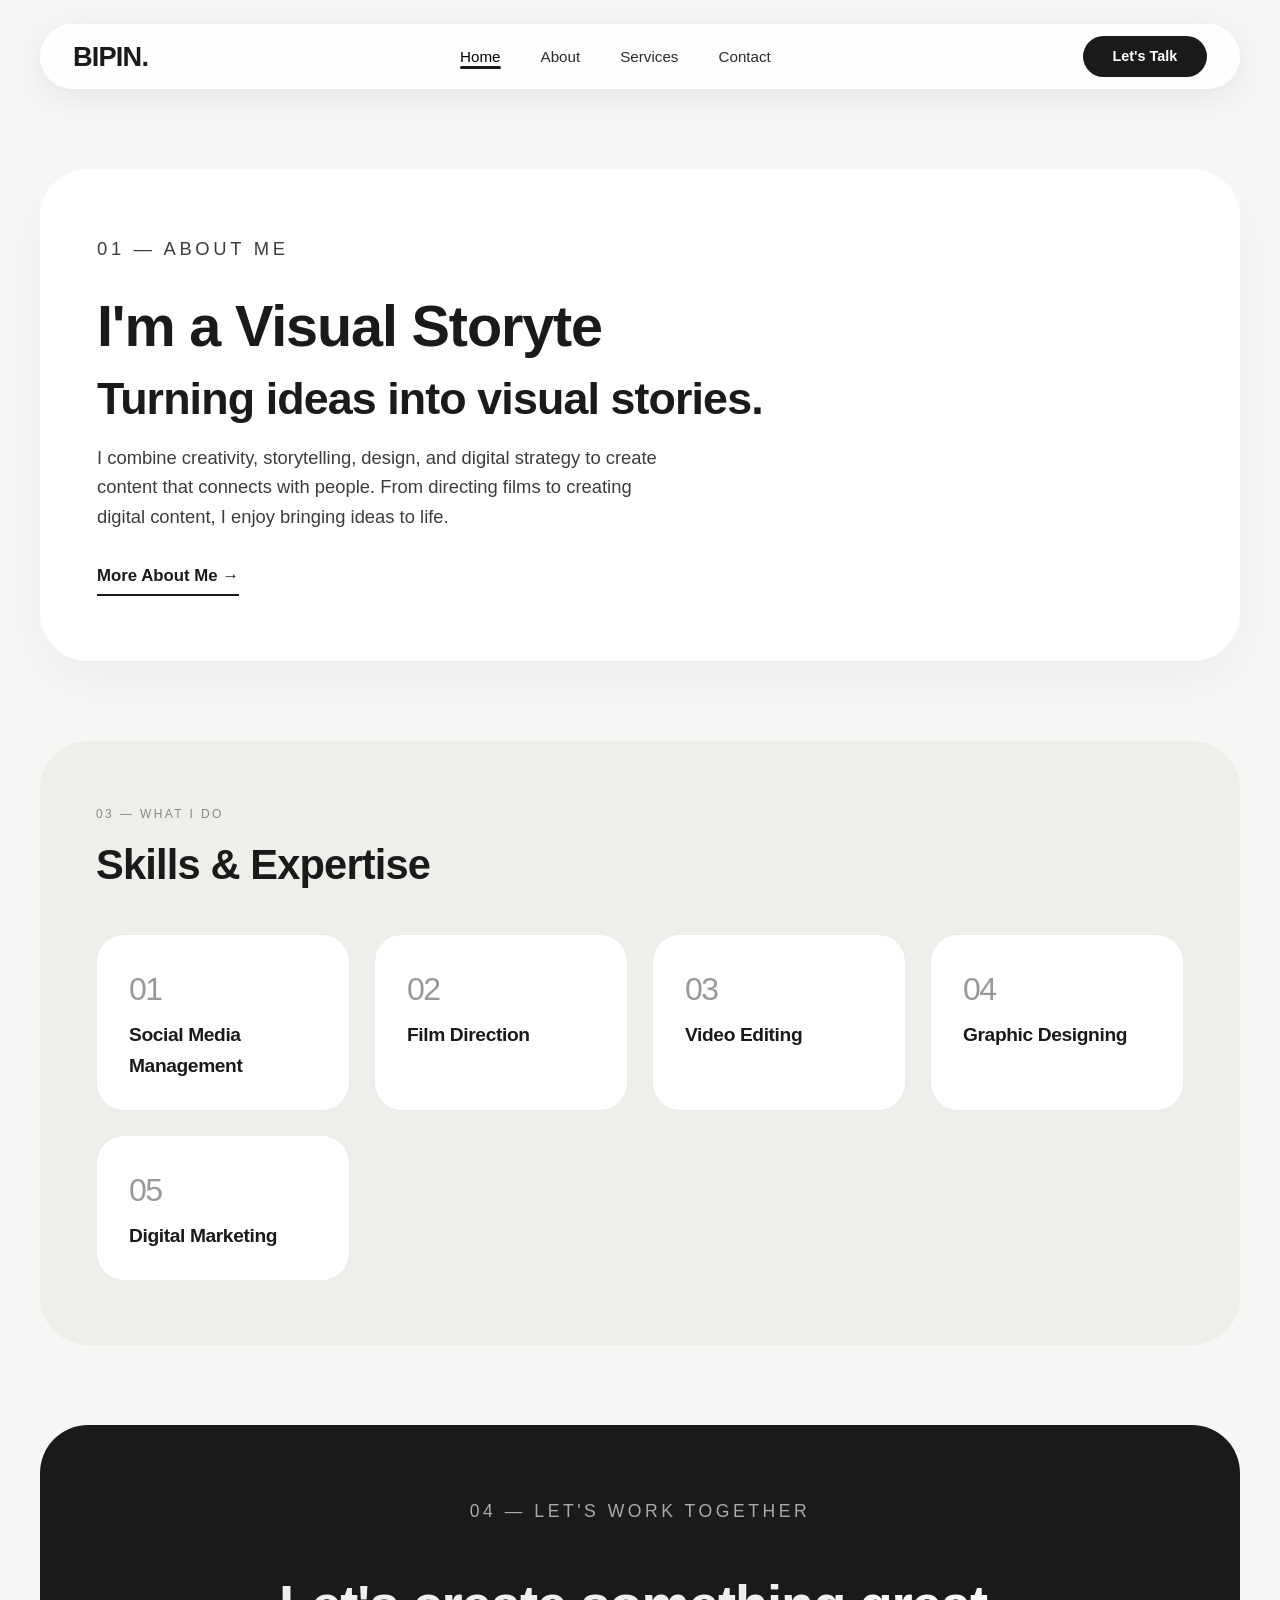
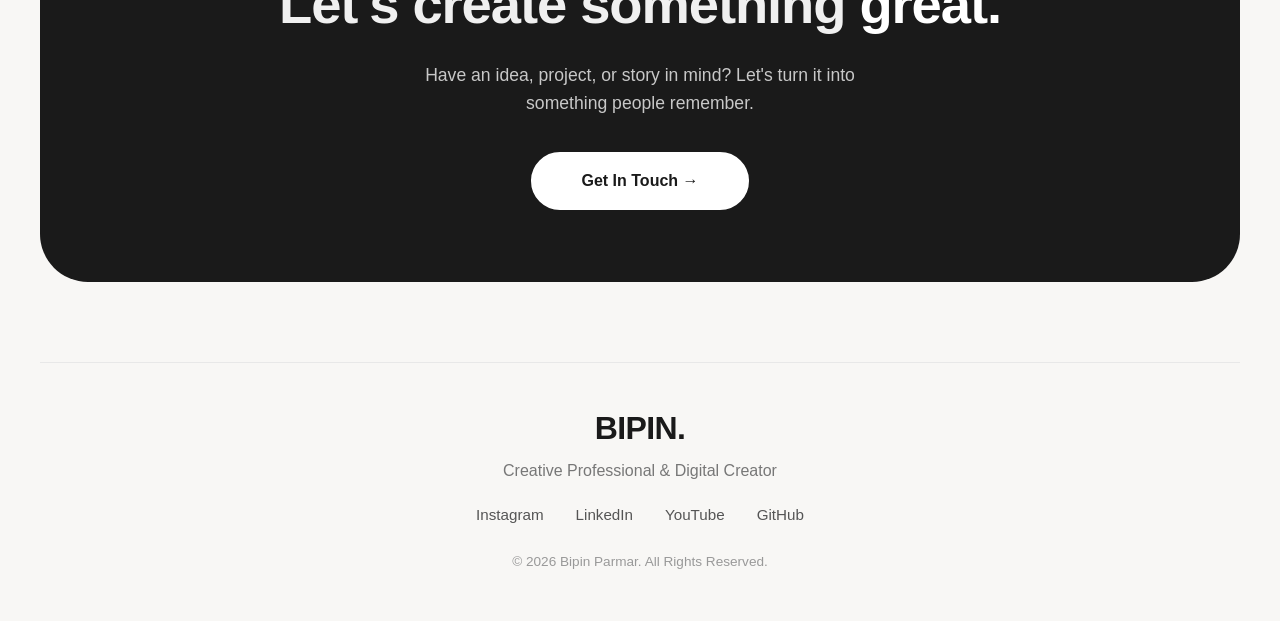
<file: index.html>
<!DOCTYPE html>
<html lang="en">
<head>
    <meta charset="UTF-8">
    <meta name="viewport" content="width=device-width, initial-scale=1.0">
    <title>Bipin Parmar | Portfolio</title>
    <link rel="stylesheet" href="css/style.css">
</head>
<body>

    <header>
        <nav>
            <a href="index.html" class="logo">BIPIN.</a>
            <ul class="nav-links">
                <li><a href="index.html">Home</a></li>
                <li><a href="about.html">About</a></li>
                <li><a href="services.html">Services</a></li>
                <li><a href="contact.html">Contact</a></li>
            </ul>
            <a href="contact.html" class="nav-button">Let's Talk</a>
        </nav>
    </header>

    <main>
        <!-- ABOUT PREVIEW -->
        <section class="about-preview">
            <p class="section-label">01 — ABOUT ME</p>
            <h2>I'm a <span class="typewriter"></span></h2>
            <h2 style="font-size:2.8rem; margin-top:-0.2rem;">Turning ideas into <span>visual stories.</span></h2>
            <p>I combine creativity, storytelling, design, and digital strategy to create content that connects with people. From directing films to creating digital content, I enjoy bringing ideas to life.</p>
            <a href="about.html" class="more-link">More About Me →</a>
        </section>

        <!-- SKILLS -->
        <section class="skills">
            <p class="section-label">03 — WHAT I DO</p>
            <h2>Skills &amp; Expertise</h2>
            <div class="skills-list">
                <div class="skill"><span>01</span><h3>Social Media Management</h3></div>
                <div class="skill"><span>02</span><h3>Film Direction</h3></div>
                <div class="skill"><span>03</span><h3>Video Editing</h3></div>
                <div class="skill"><span>04</span><h3>Graphic Designing</h3></div>
                <div class="skill"><span>05</span><h3>Digital Marketing</h3></div>
            </div>
        </section>

        <!-- CTA -->
        <section class="cta">
            <p class="section-label">04 — LET'S WORK TOGETHER</p>
            <h2>Let's create something <span>great.</span></h2>
            <p>Have an idea, project, or story in mind? Let's turn it into something people remember.</p>
            <a href="contact.html" class="btn primary">Get In Touch →</a>
        </section>
    </main>

    <footer>
        <h2>BIPIN.</h2>
        <p class="tagline">Creative Professional &amp; Digital Creator</p>
        <div class="social-links">
            <a href="https://www.instagram.com/yourr_bittudo/">Instagram</a>
            <a href="https://www.linkedin.com/in/parmar-bipin-6757a13b5/">LinkedIn</a>
            <a href="#">YouTube</a>
            <a href="https://github.com/parmarbipin-178890">GitHub</a>
        </div>
        <p class="copyright">© 2026 Bipin Parmar. All Rights Reserved.</p>
    </footer>

    <script src="js/main.js"></script>
</body>
</html>
</file>
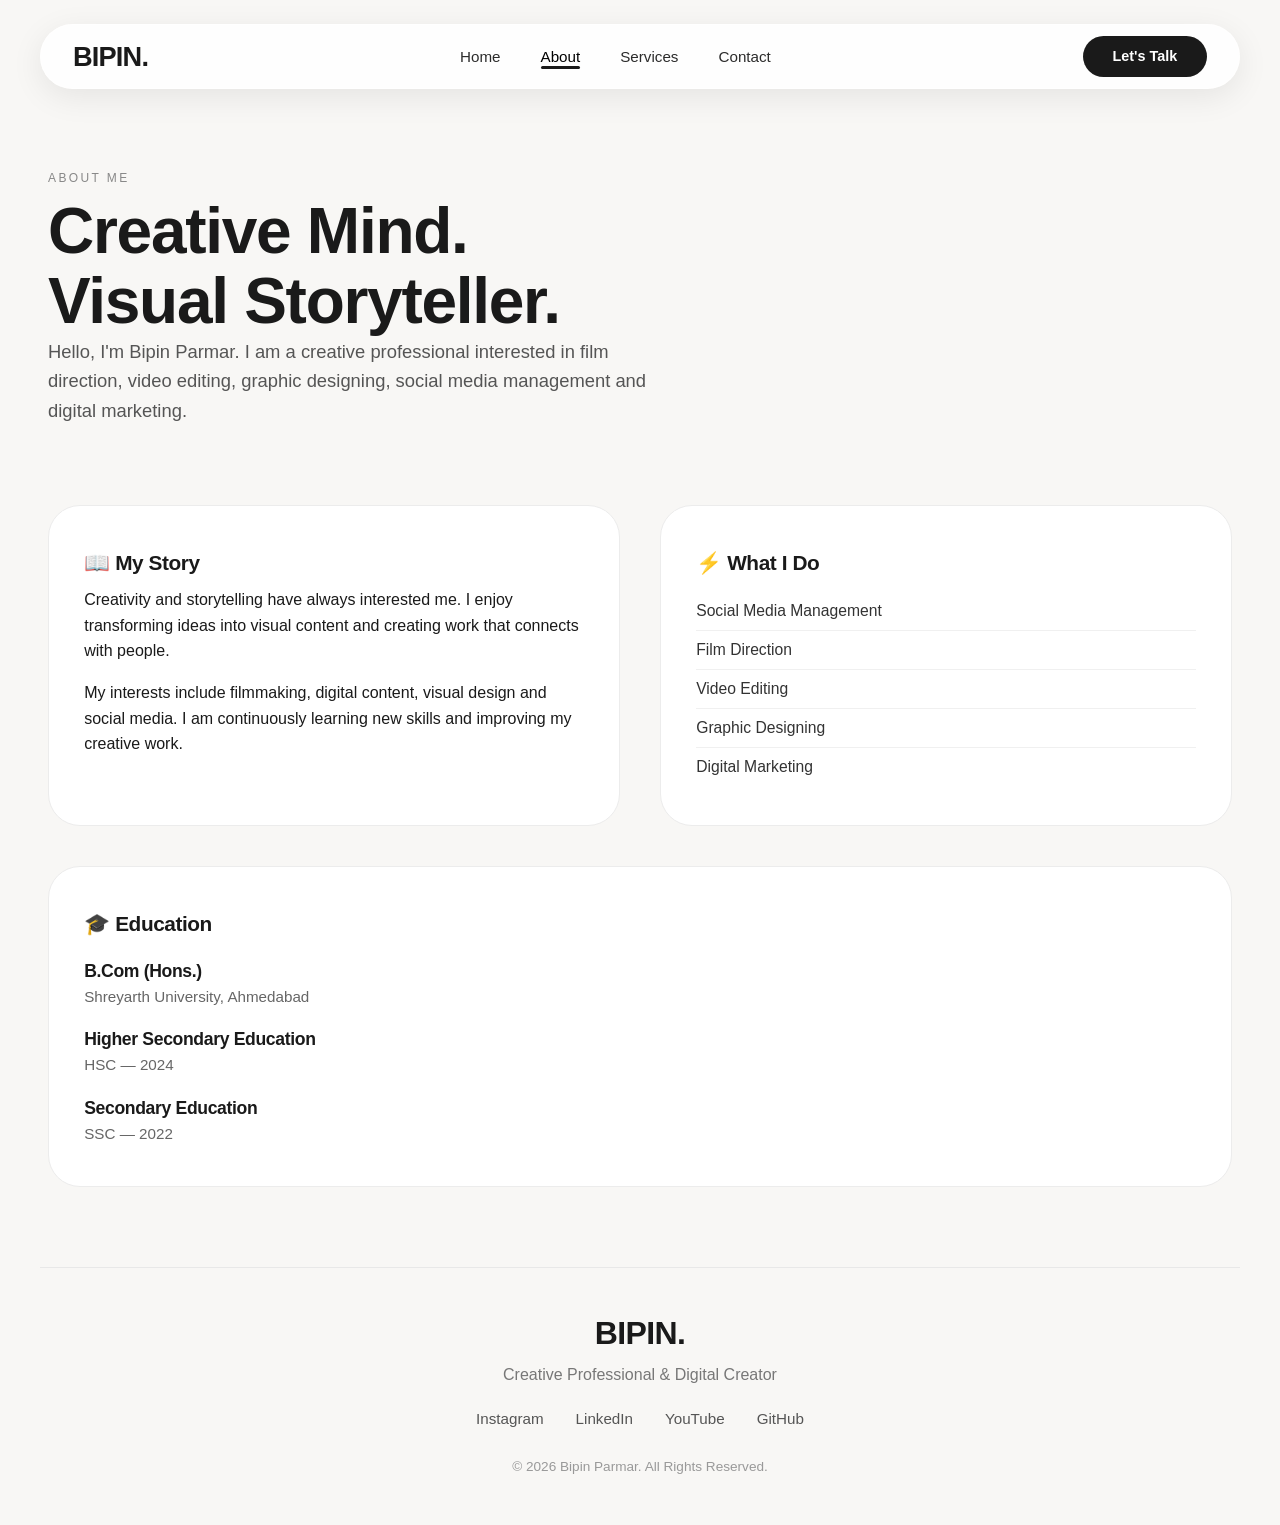
<file: about.html>
<!DOCTYPE html>
<html lang="en">
<head>
    <meta charset="UTF-8">
    <meta name="viewport" content="width=device-width, initial-scale=1.0">
    <title>About | Bipin Parmar</title>
    <link rel="stylesheet" href="css/style.css">
</head>
<body>

    <header>
        <nav>
            <a href="index.html" class="logo">BIPIN.</a>
            <ul class="nav-links">
                <li><a href="index.html">Home</a></li>
                <li><a href="about.html">About</a></li>
                <li><a href="services.html">Services</a></li>
                <li><a href="contact.html">Contact</a></li>
            </ul>
            <a href="contact.html" class="nav-button">Let's Talk</a>
        </nav>
    </header>

    <main>
        <section>
            <p class="section-label">ABOUT ME</p>
            <h1 style="font-size:4rem; line-height:1.1;">Creative Mind.<br>Visual Storyteller.</h1>
            <p style="max-width:600px; font-size:1.15rem; color:#555;">Hello, I'm Bipin Parmar. I am a creative professional interested in film direction, video editing, graphic designing, social media management and digital marketing.</p>
        </section>

        <section class="about-grid">
            <div class="about-card">
                <h3>📖 My Story</h3>
                <p>Creativity and storytelling have always interested me. I enjoy transforming ideas into visual content and creating work that connects with people.</p>
                <p style="margin-top:1rem;">My interests include filmmaking, digital content, visual design and social media. I am continuously learning new skills and improving my creative work.</p>
            </div>
            <div class="about-card">
                <h3>⚡ What I Do</h3>
                <ul>
                    <li>Social Media Management</li>
                    <li>Film Direction</li>
                    <li>Video Editing</li>
                    <li>Graphic Designing</li>
                    <li>Digital Marketing</li>
                </ul>
            </div>
            <div class="about-card" style="grid-column: 1 / -1;">
                <h3>🎓 Education</h3>
                <div class="edu-item"><h4>B.Com (Hons.)</h4><p>Shreyarth University, Ahmedabad</p></div>
                <div class="edu-item"><h4>Higher Secondary Education</h4><p>HSC — 2024</p></div>
                <div class="edu-item"><h4>Secondary Education</h4><p>SSC — 2022</p></div>
            </div>
        </section>
    </main>

    <footer>
        <h2>BIPIN.</h2>
        <p class="tagline">Creative Professional &amp; Digital Creator</p>
        <div class="social-links">
            <a href="https://www.instagram.com/yourr_bittudo/">Instagram</a>
            <a href="https://www.linkedin.com/in/parmar-bipin-6757a13b5/">LinkedIn</a>
            <a href="#">YouTube</a>
            <a href="https://github.com/parmarbipin-178890">GitHub</a>
        </div>
        <p class="copyright">© 2026 Bipin Parmar. All Rights Reserved.</p>
    </footer>

    <script src="js/main.js"></script>
</body>
</html>
</file>
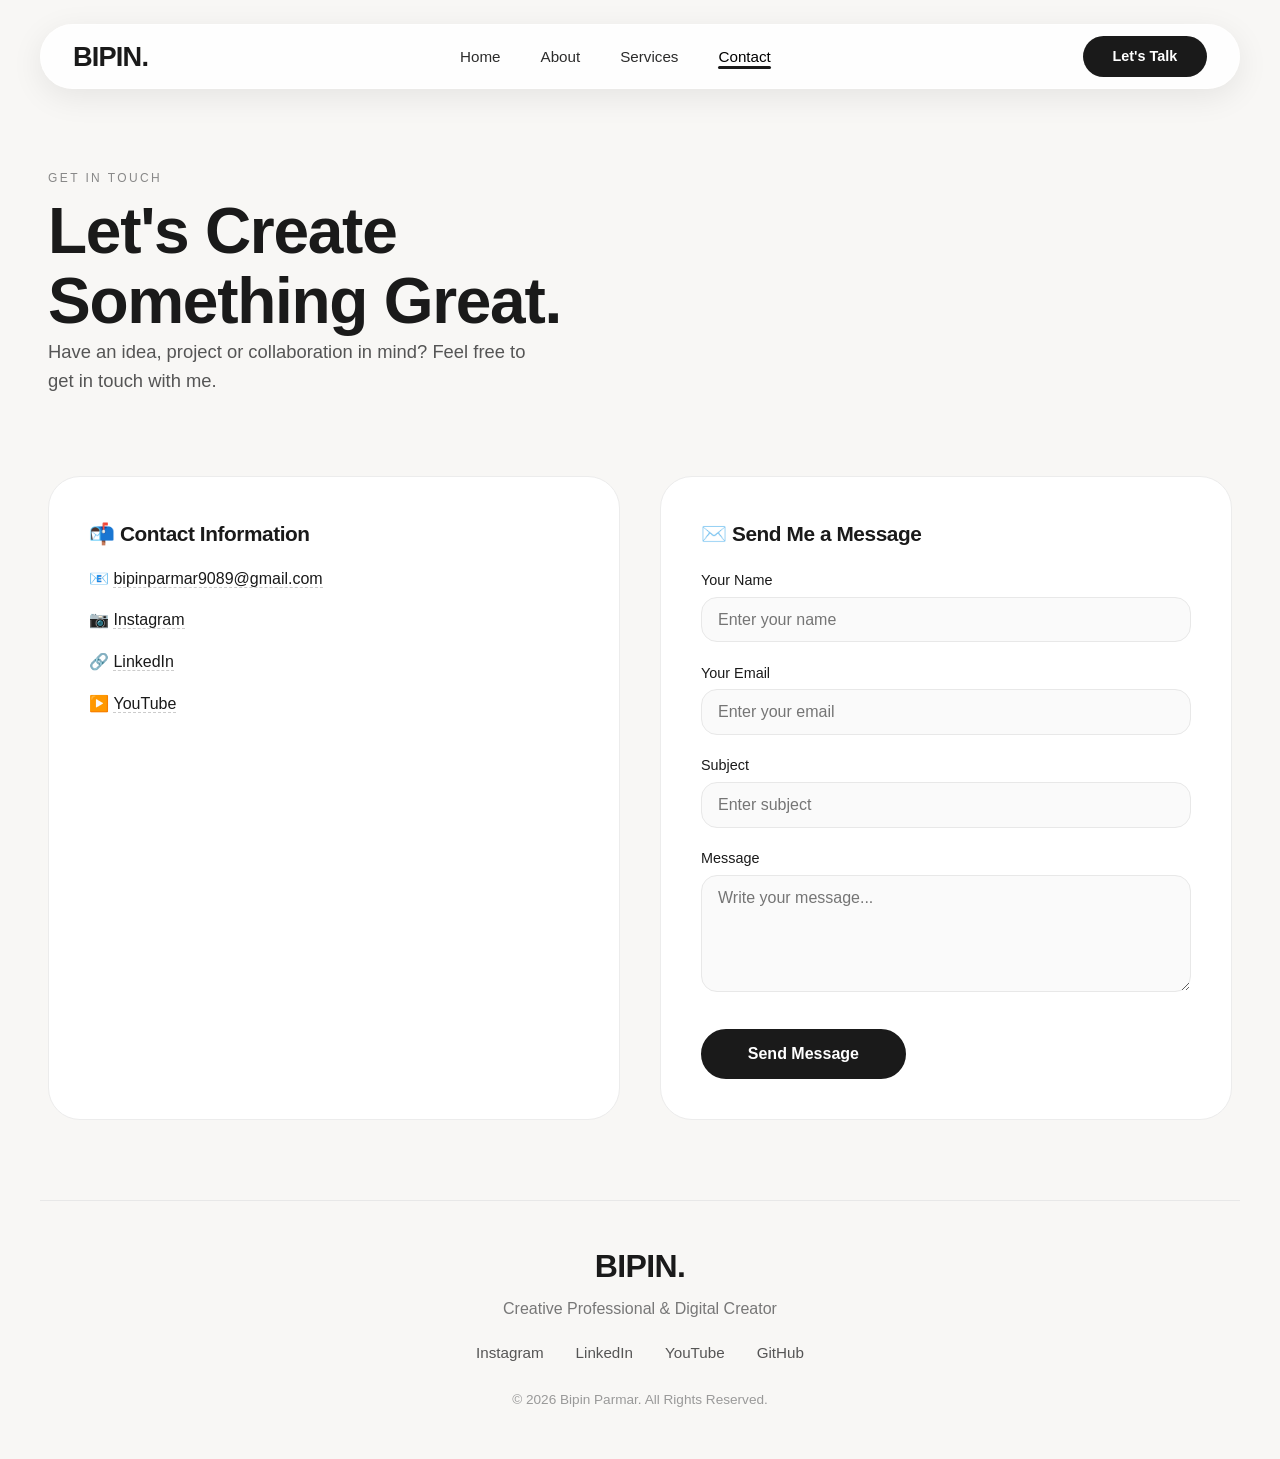
<file: contact.html>
<!DOCTYPE html>
<html lang="en">
<head>
    <meta charset="UTF-8">
    <meta name="viewport" content="width=device-width, initial-scale=1.0">
    <title>Contact | Bipin Parmar</title>
    <link rel="stylesheet" href="css/style.css">
</head>
<body>

    <header>
        <nav>
            <a href="index.html" class="logo">BIPIN.</a>
            <ul class="nav-links">
                <li><a href="index.html">Home</a></li>
                <li><a href="about.html">About</a></li>
                <li><a href="services.html">Services</a></li>
                <li><a href="contact.html">Contact</a></li>
            </ul>
            <a href="contact.html" class="nav-button">Let's Talk</a>
        </nav>
    </header>

    <main>
        <section>
            <p class="section-label">GET IN TOUCH</p>
            <h1 style="font-size:4rem; line-height:1.1;">Let's Create<br>Something Great.</h1>
            <p style="max-width:500px; font-size:1.15rem; color:#555;">Have an idea, project or collaboration in mind? Feel free to get in touch with me.</p>
        </section>

        <section class="contact-info">
            <div class="contact-details">
                <h3>📬 Contact Information</h3>
                <p>📧 <a href="mailto:bipinparmar9089@gmail.com">bipinparmar9089@gmail.com</a></p>
                <p>📷 <a href="https://www.instagram.com/yourr_bittudo/" target="_blank">Instagram</a></p>
                <p>🔗 <a href="https://www.linkedin.com/in/parmar-bipin-6757a13b5" target="_blank">LinkedIn</a></p>
                <p>▶️ <a href="#" target="_blank">YouTube</a></p>
            </div>

            <div class="contact-form">
                <h3>✉️ Send Me a Message</h3>
                <form action="#" method="post">
                    <label for="name">Your Name</label>
                    <input type="text" id="name" name="name" placeholder="Enter your name" required>

                    <label for="email">Your Email</label>
                    <input type="email" id="email" name="email" placeholder="Enter your email" required>

                    <label for="subject">Subject</label>
                    <input type="text" id="subject" name="subject" placeholder="Enter subject" required>

                    <label for="message">Message</label>
                    <textarea id="message" name="message" rows="5" placeholder="Write your message..." required></textarea>

                    <button type="submit">Send Message</button>
                </form>
            </div>
        </section>
    </main>

    <footer>
        <h2>BIPIN.</h2>
        <p class="tagline">Creative Professional &amp; Digital Creator</p>
        <div class="social-links">
            <a href="https://www.instagram.com/yourr_bittudo/">Instagram</a>
            <a href="https://www.linkedin.com/in/parmar-bipin-6757a13b5/">LinkedIn</a>
            <a href="#">YouTube</a>
            <a href="https://github.com/parmarbipin-178890">GitHub</a>
        </div>
        <p class="copyright">© 2026 Bipin Parmar. All Rights Reserved.</p>
    </footer>

    <script src="js/main.js"></script>
</body>
</html>
</file>
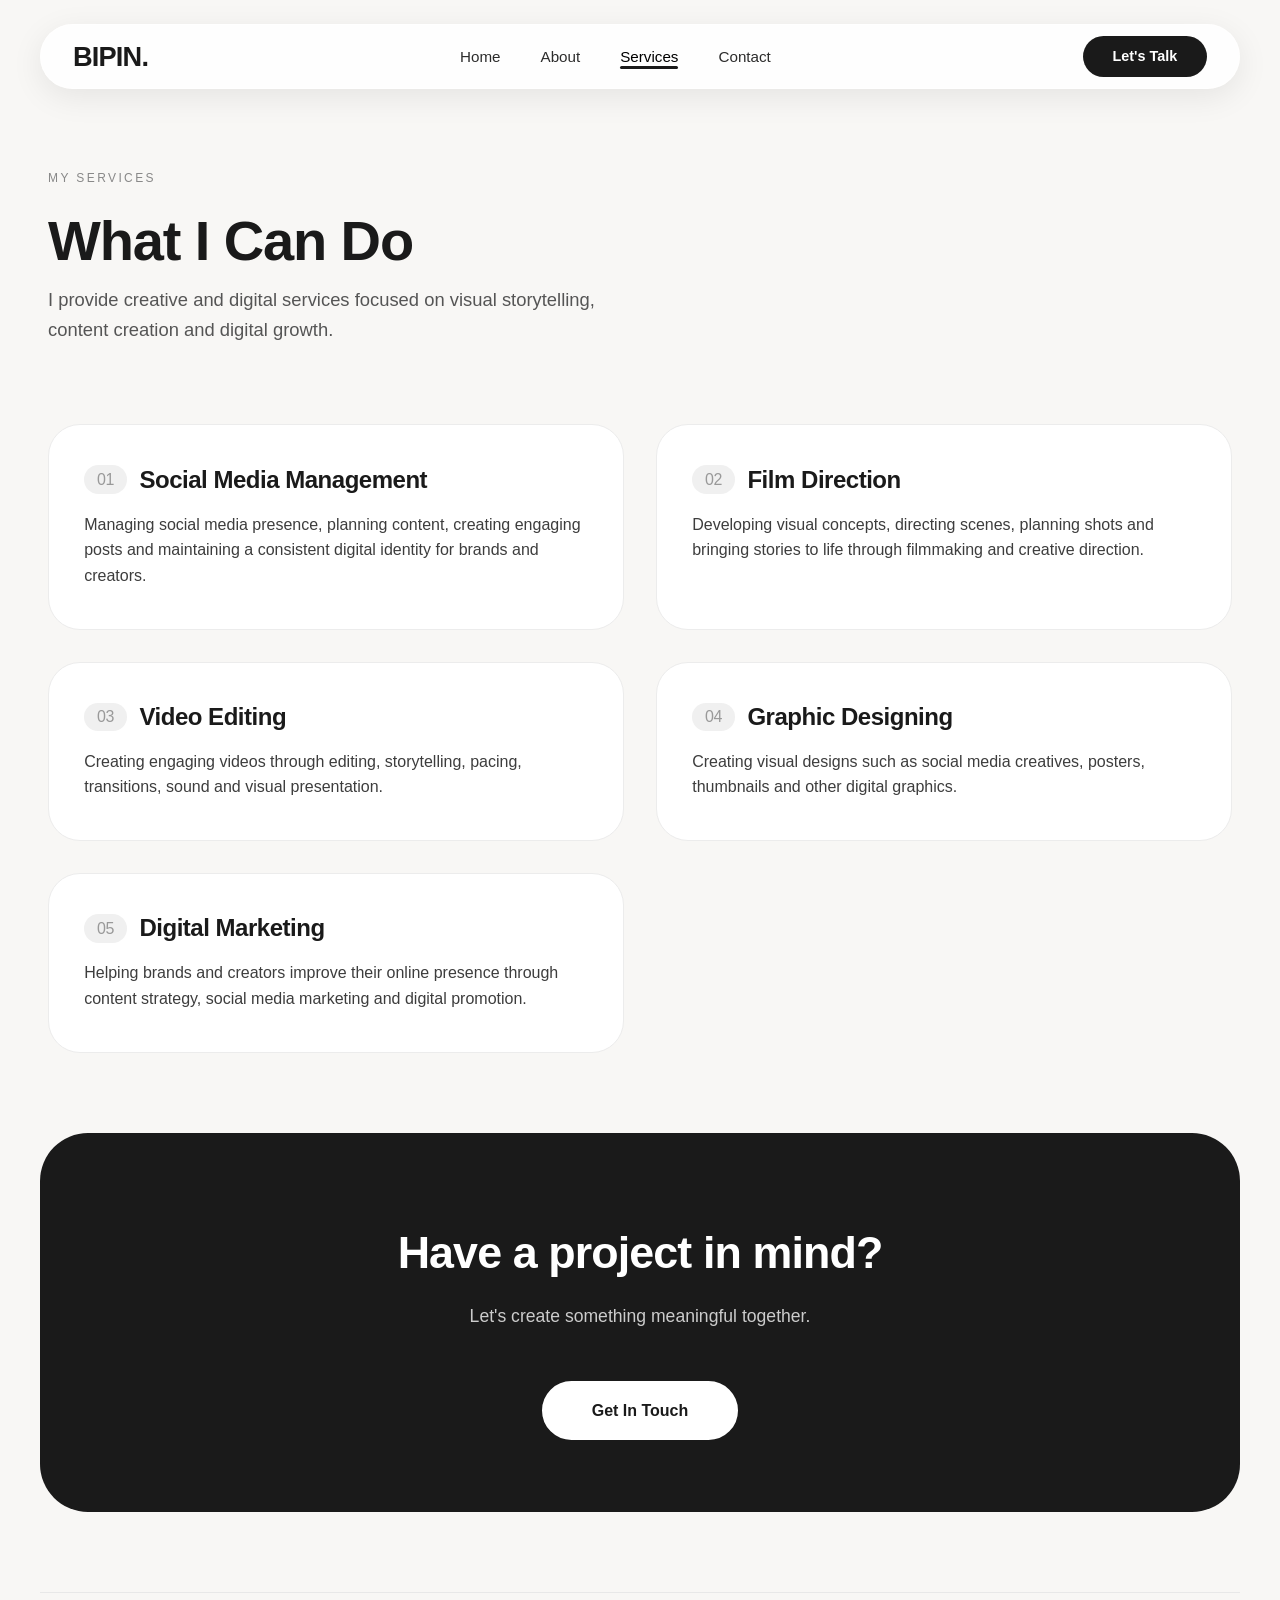
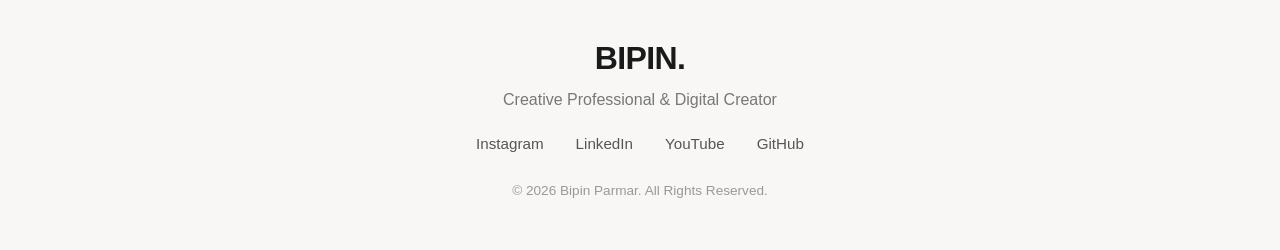
<file: services.html>
<!DOCTYPE html>
<html lang="en">
<head>
    <meta charset="UTF-8">
    <meta name="viewport" content="width=device-width, initial-scale=1.0">
    <title>Services | Bipin Parmar</title>
    <link rel="stylesheet" href="css/style.css">
</head>
<body>

    <header>
        <nav>
            <a href="index.html" class="logo">BIPIN.</a>
            <ul class="nav-links">
                <li><a href="index.html">Home</a></li>
                <li><a href="about.html">About</a></li>
                <li><a href="services.html">Services</a></li>
                <li><a href="contact.html">Contact</a></li>
            </ul>
            <a href="contact.html" class="nav-button">Let's Talk</a>
        </nav>
    </header>

    <main>
        <section>
            <p class="section-label">MY SERVICES</p>
            <h1 style="font-size:3.5rem;">What I Can Do</h1>
            <p style="max-width:600px; font-size:1.15rem; color:#555;">I provide creative and digital services focused on visual storytelling, content creation and digital growth.</p>
        </section>

        <section class="services-grid">
            <div class="service-card">
                <h2><span class="num">01</span> Social Media Management</h2>
                <p>Managing social media presence, planning content, creating engaging posts and maintaining a consistent digital identity for brands and creators.</p>
            </div>
            <div class="service-card">
                <h2><span class="num">02</span> Film Direction</h2>
                <p>Developing visual concepts, directing scenes, planning shots and bringing stories to life through filmmaking and creative direction.</p>
            </div>
            <div class="service-card">
                <h2><span class="num">03</span> Video Editing</h2>
                <p>Creating engaging videos through editing, storytelling, pacing, transitions, sound and visual presentation.</p>
            </div>
            <div class="service-card">
                <h2><span class="num">04</span> Graphic Designing</h2>
                <p>Creating visual designs such as social media creatives, posters, thumbnails and other digital graphics.</p>
            </div>
            <div class="service-card">
                <h2><span class="num">05</span> Digital Marketing</h2>
                <p>Helping brands and creators improve their online presence through content strategy, social media marketing and digital promotion.</p>
            </div>
        </section>

        <section class="cta" style="margin-top:4rem;">
            <h2 style="color:white; font-size:2.8rem;">Have a project in mind?</h2>
            <p style="color:#ccc;">Let's create something meaningful together.</p>
            <a href="contact.html" class="btn primary" style="margin-top:1rem;">Get In Touch</a>
        </section>
    </main>

    <footer>
        <h2>BIPIN.</h2>
        <p class="tagline">Creative Professional &amp; Digital Creator</p>
        <div class="social-links">
            <a href="https://www.instagram.com/yourr_bittudo/">Instagram</a>
            <a href="https://www.linkedin.com/in/parmar-bipin-6757a13b5/">LinkedIn</a>
            <a href="#">YouTube</a>
            <a href="https://github.com/parmarbipin-178890">GitHub</a>
        </div>
        <p class="copyright">© 2026 Bipin Parmar. All Rights Reserved.</p>
    </footer>

    <script src="js/main.js"></script>
</body>
</html>
</file>
<file: css/style.css>
/* ========================================
   RESET & BASE
   ======================================== */
* {
    margin: 0;
    padding: 0;
    box-sizing: border-box;
}

body {
    font-family: 'Inter', -apple-system, BlinkMacSystemFont, 'Segoe UI', Roboto, Arial, sans-serif;
    background-color: #f8f7f5;
    color: #1a1a1a;
    line-height: 1.6;
    padding: 0 2rem;
}

a {
    text-decoration: none;
    color: inherit;
}

ul {
    list-style: none;
}

/* ========================================
   TYPOGRAPHY
   ======================================== */
h1, h2, h3, h4 {
    font-weight: 700;
    letter-spacing: -0.02em;
}

.section-label {
    font-size: 0.75rem;
    text-transform: uppercase;
    letter-spacing: 0.2em;
    color: #888;
    margin-bottom: 0.5rem;
    font-weight: 500;
}

/* ========================================
   HEADER / NAVBAR
   ======================================== */
header {
    max-width: 1200px;
    margin: 1.5rem auto 2rem;
    padding: 0.6rem 2rem;
    background: rgba(255, 255, 255, 0.85);
    backdrop-filter: blur(16px);
    -webkit-backdrop-filter: blur(16px);
    border-radius: 80px;
    box-shadow: 0 8px 32px rgba(0, 0, 0, 0.08);
    border: 1px solid rgba(255, 255, 255, 0.4);
    position: sticky;
    top: 1.5rem;
    z-index: 100;
    transition: all 0.3s ease;
}

header.scrolled {
    background: rgba(255, 255, 255, 0.95);
    box-shadow: 0 12px 40px rgba(0, 0, 0, 0.12);
}

nav {
    display: flex;
    align-items: center;
    justify-content: space-between;
    flex-wrap: wrap;
    gap: 1rem;
}

.logo {
    font-weight: 800;
    font-size: 1.7rem;
    letter-spacing: -0.03em;
    color: #1a1a1a;
    transition: transform 0.3s ease;
}

.logo:hover {
    transform: scale(1.03);
}

.nav-links {
    display: flex;
    gap: 2.5rem;
    font-weight: 500;
}

.nav-links a {
    position: relative;
    color: #2c2c2c;
    transition: color 0.25s;
    font-size: 0.95rem;
}

.nav-links a::after {
    content: '';
    position: absolute;
    bottom: -4px;
    left: 0;
    width: 0%;
    height: 2.5px;
    background: #1a1a1a;
    border-radius: 4px;
    transition: width 0.35s ease;
}

.nav-links a:hover {
    color: #000;
}

.nav-links a:hover::after {
    width: 100%;
}

.nav-links a.active {
    color: #000;
}

.nav-links a.active::after {
    width: 100%;
}

.nav-button {
    background: #1a1a1a;
    color: #fff;
    padding: 0.5rem 1.8rem;
    border-radius: 60px;
    font-weight: 600;
    font-size: 0.9rem;
    transition: all 0.3s ease;
    border: 1.5px solid transparent;
}

.nav-button:hover {
    background: transparent;
    color: #1a1a1a;
    border-color: #1a1a1a;
    transform: scale(0.95);
}

/* ========================================
   MAIN
   ======================================== */
main {
    max-width: 1200px;
    margin: 0 auto 3rem;
}

section {
    margin: 5rem 0;
    padding: 0 0.5rem;
}

/* ========================================
   ABOUT PREVIEW
   ======================================== */
.about-preview {
    background: rgba(255, 255, 255, 0.9);
    padding: 4rem 3.5rem;
    border-radius: 48px;
    box-shadow: 0 20px 60px -12px rgba(0, 0, 0, 0.06);
    border: 1px solid rgba(255, 255, 255, 0.5);
}

.about-preview h2 {
    font-size: 3.6rem;
    line-height: 1.1;
    margin: 0.8rem 0 1.2rem;
}

.about-preview h2 span {
    color: #1a1a1a;
}

.about-preview .typewriter {
    color: #1a1a1a;
    min-height: 3.5rem;
    display: inline-block;
}

.about-preview p {
    max-width: 580px;
    color: #3d3d3d;
    margin-bottom: 2rem;
    font-size: 1.15rem;
}

.about-preview .more-link {
    display: inline-block;
    font-weight: 600;
    border-bottom: 2.5px solid #1a1a1a;
    padding-bottom: 4px;
    transition: all 0.3s ease;
    font-size: 1.05rem;
}

.about-preview .more-link:hover {
    letter-spacing: 1.5px;
    border-bottom-width: 3.5px;
    color: #000;
}

/* ========================================
   SKILLS
   ======================================== */
.skills {
    background: #f0eeeb;
    padding: 4rem 3.5rem;
    border-radius: 48px;
}

.skills h2 {
    font-size: 2.6rem;
    margin-bottom: 2.2rem;
}

.skills-list {
    display: grid;
    grid-template-columns: repeat(auto-fill, minmax(210px, 1fr));
    gap: 1.5rem;
}

.skill {
    background: white;
    padding: 1.8rem 2rem;
    border-radius: 28px;
    border: 1px solid #ebebeb;
    transition: all 0.35s ease;
}

.skill:hover {
    transform: translateY(-8px) scale(1.01);
    box-shadow: 0 24px 40px -16px rgba(0, 0, 0, 0.12);
    border-color: #b8b8b8;
}

.skill span {
    font-size: 2rem;
    font-weight: 300;
    color: #999;
    letter-spacing: -0.05em;
}

.skill h3 {
    font-size: 1.2rem;
    margin-top: 0.3rem;
}

/* ========================================
   CTA
   ======================================== */
.cta {
    background: #1a1a1a;
    color: #f0f0f0;
    padding: 4.5rem 3.5rem;
    border-radius: 48px;
    text-align: center;
}

.cta .section-label {
    color: #aaa;
}

.cta h2 {
    font-size: 3.4rem;
    margin: 0.8rem 0;
}

.cta h2 span {
    color: #fff;
}

.cta p {
    max-width: 480px;
    margin: 0 auto 2.2rem;
    color: #c8c8c8;
    font-size: 1.1rem;
}

.btn.primary {
    background: white;
    color: #1a1a1a;
    padding: 0.9rem 3rem;
    border-radius: 60px;
    font-weight: 600;
    display: inline-block;
    transition: all 0.3s ease;
    border: 2px solid white;
    font-size: 1rem;
}

.btn.primary:hover {
    background: transparent;
    color: white;
    border-color: white;
    transform: scale(0.95);
}

/* ========================================
   SERVICES
   ======================================== */
.services-grid {
    display: grid;
    grid-template-columns: 1fr 1fr;
    gap: 2rem;
    margin-top: 2.5rem;
}

.service-card {
    background: white;
    padding: 2.2rem 2.2rem 2.5rem;
    border-radius: 32px;
    border: 1px solid #ececec;
    transition: all 0.35s ease;
}

.service-card:hover {
    transform: translateY(-8px);
    border-color: #b0b0b0;
    box-shadow: 0 24px 48px -18px rgba(0, 0, 0, 0.1);
}

.service-card h2 {
    font-size: 1.5rem;
    display: flex;
    align-items: center;
    gap: 0.8rem;
}

.service-card h2 .num {
    font-size: 1rem;
    font-weight: 400;
    color: #999;
    background: #f0f0f0;
    padding: 0.1rem 0.8rem;
    border-radius: 40px;
}

.service-card p {
    color: #3d3d3d;
    margin-top: 0.8rem;
    font-size: 1rem;
}

/* ========================================
   ABOUT
   ======================================== */
.about-grid {
    display: grid;
    grid-template-columns: 1fr 1fr;
    gap: 2.5rem;
    margin-top: 2.5rem;
}

.about-card {
    background: white;
    padding: 2.5rem 2.2rem;
    border-radius: 32px;
    border: 1px solid #ececec;
}

.about-card h3 {
    font-size: 1.3rem;
    margin-bottom: 0.5rem;
}

.about-card ul {
    margin-top: 0.8rem;
}

.about-card ul li {
    padding: 0.4rem 0;
    border-bottom: 1px solid #f0f0f0;
    font-size: 0.98rem;
    color: #333;
}

.about-card ul li:last-child {
    border-bottom: none;
}

.edu-item {
    margin-top: 1rem;
}

.edu-item h4 {
    font-size: 1.1rem;
    font-weight: 600;
}

.edu-item p {
    color: #666;
    font-size: 0.95rem;
}

/* ========================================
   CONTACT
   ======================================== */
.contact-info {
    display: grid;
    grid-template-columns: 1fr 1fr;
    gap: 2.5rem;
    margin-top: 2.5rem;
}

.contact-details {
    background: white;
    padding: 2.5rem;
    border-radius: 32px;
    border: 1px solid #ececec;
}

.contact-details h3 {
    font-size: 1.3rem;
    margin-bottom: 1rem;
}

.contact-details p {
    margin: 1rem 0;
    font-size: 1rem;
}

.contact-details a {
    color: #1a1a1a;
    font-weight: 500;
    border-bottom: 1.5px dashed #ccc;
    transition: border-color 0.3s;
}

.contact-details a:hover {
    border-color: #1a1a1a;
}

.contact-form {
    background: white;
    padding: 2.5rem;
    border-radius: 32px;
    border: 1px solid #ececec;
}

.contact-form h3 {
    font-size: 1.3rem;
    margin-bottom: 0.5rem;
}

.contact-form label {
    display: block;
    font-weight: 500;
    margin: 1.2rem 0 0.3rem;
    font-size: 0.9rem;
}

.contact-form input,
.contact-form textarea {
    width: 100%;
    padding: 0.8rem 1rem;
    border: 1.5px solid #e8e8e8;
    border-radius: 16px;
    font-family: inherit;
    font-size: 1rem;
    transition: border-color 0.3s, box-shadow 0.3s;
    background: #fafafa;
}

.contact-form input:focus,
.contact-form textarea:focus {
    outline: none;
    border-color: #1a1a1a;
    box-shadow: 0 0 0 4px rgba(26, 26, 26, 0.05);
    background: white;
}

.contact-form button {
    margin-top: 1.8rem;
    background: #1a1a1a;
    color: white;
    border: none;
    padding: 0.9rem 2.8rem;
    border-radius: 60px;
    font-weight: 600;
    font-size: 1rem;
    cursor: pointer;
    transition: all 0.3s ease;
    border: 2px solid #1a1a1a;
}

.contact-form button:hover {
    background: transparent;
    color: #1a1a1a;
    transform: scale(0.96);
}

/* ========================================
   FOOTER
   ======================================== */
footer {
    max-width: 1200px;
    margin: 2rem auto 1.5rem;
    padding: 2.5rem 2rem 1.5rem;
    border-top: 1.5px solid #e8e8e8;
    text-align: center;
}

footer h2 {
    font-size: 2rem;
    color: #1a1a1a;
    display: inline-block;
}

footer .tagline {
    color: #777;
    margin: 0.2rem 0 1.2rem;
}

.social-links {
    display: flex;
    justify-content: center;
    gap: 2rem;
    margin: 1rem 0 1.5rem;
}

.social-links a {
    color: #555;
    font-weight: 500;
    font-size: 0.95rem;
    transition: color 0.3s, transform 0.2s;
}

.social-links a:hover {
    color: #1a1a1a;
    transform: translateY(-2px);
}

.copyright {
    font-size: 0.85rem;
    color: #999;
    margin-top: 1rem;
}

/* ========================================
   RESPONSIVE
   ======================================== */
@media (max-width: 768px) {
    body {
        padding: 0 1rem;
    }

    header {
        padding: 0.6rem 1.2rem;
        border-radius: 40px;
        margin: 1rem auto;
    }

    .nav-links {
        gap: 1.2rem;
        font-size: 0.9rem;
    }

    .nav-button {
        padding: 0.3rem 1.2rem;
        font-size: 0.8rem;
    }

    .about-preview,
    .skills,
    .cta {
        padding: 2.5rem 1.5rem;
        border-radius: 32px;
    }

    .about-preview h2,
    .cta h2 {
        font-size: 2.4rem;
    }

    .services-grid,
    .about-grid,
    .contact-info {
        grid-template-columns: 1fr;
    }

    .skills-list {
        grid-template-columns: 1fr 1fr;
    }

    .skill {
        padding: 1.2rem 1.2rem;
    }

    .contact-form,
    .contact-details {
        padding: 1.8rem;
    }
}

@media (max-width: 480px) {
    .nav-links {
        gap: 0.8rem;
        font-size: 0.8rem;
    }

    .logo {
        font-size: 1.3rem;
    }

    .about-preview h2,
    .cta h2 {
        font-size: 1.8rem;
    }

    .skills-list {
        grid-template-columns: 1fr;
    }

    .service-card h2 {
        font-size: 1.2rem;
    }

    .social-links {
        flex-wrap: wrap;
        gap: 1rem;
    }
}
</file>
